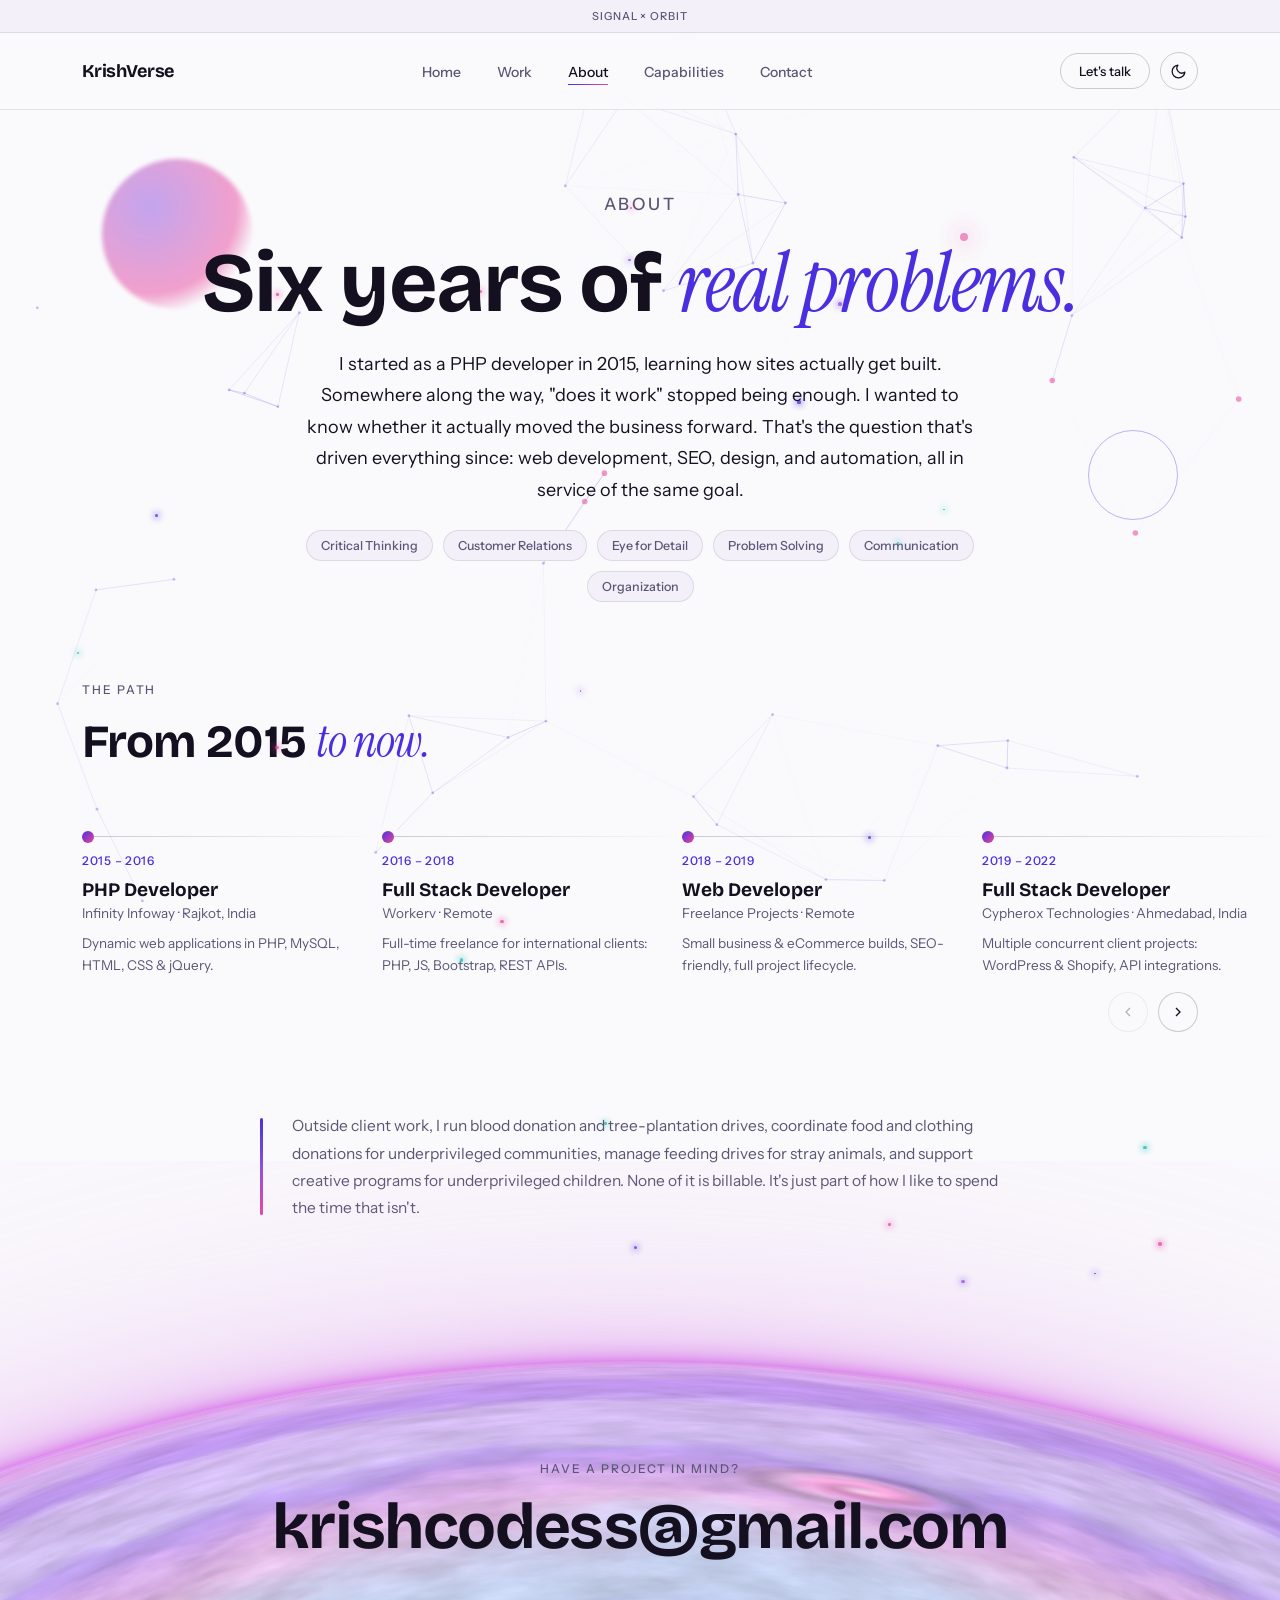
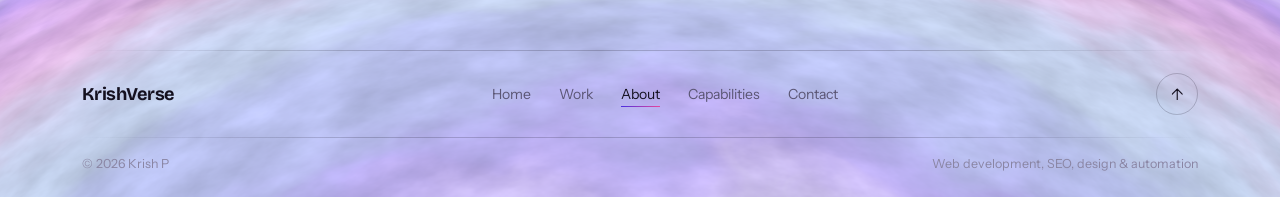
<file: about.html>
<!doctype html>
<html lang="en">
<head>
<meta charset="utf-8">
<title>About | KrishVerse</title>
<meta name="viewport" content="width=device-width, initial-scale=1">
<meta name="description" content="Six years of web development, SEO, design, and automation: the path from PHP developer to web & marketing specialist.">
<link rel="icon" type="image/svg+xml" href="assets/favicon.svg">
<script>try{document.documentElement.dataset.theme=localStorage.getItem('kv-theme')==='dark'?'dark':'light';}catch(e){document.documentElement.dataset.theme='light';}</script>
<link rel="stylesheet" href="css/style.css">
</head>
<body data-page="about">

<canvas id="neuralCanvas" aria-hidden="true"></canvas>
<div class="preview-badge">Signal &times; Orbit</div>

<nav class="nav">
  <div class="wrap nav-inner">
    <a class="brand" href="/" data-route="home">KrishVerse</a>
    <ul class="nav-links">
      <li><a href="/" data-route="home">Home</a></li>
      <li><a href="/work" data-route="work">Work</a></li>
      <li><a href="/about" data-route="about">About</a></li>
      <li><a href="/capabilities" data-route="capabilities">Capabilities</a></li>
      <li><a href="/contact" data-route="contact">Contact</a></li>
    </ul>
    <div class="nav-actions">
      <a href="/contact" class="btn btn-ghost btn-sm">Let's talk</a>
      <button class="theme-toggle" id="themeToggle" type="button" aria-label="Switch to dark mode">
        <svg class="icon-moon" viewBox="0 0 24 24" aria-hidden="true"><path d="M21 12.8A9 9 0 1 1 11.2 3a7 7 0 0 0 9.8 9.8z"/></svg>
        <svg class="icon-sun" viewBox="0 0 24 24" aria-hidden="true"><circle cx="12" cy="12" r="4"/><path d="M12 2v2M12 20v2M4.9 4.9l1.4 1.4M17.7 17.7l1.4 1.4M2 12h2M20 12h2M4.9 19.1l1.4-1.4M17.7 6.3l1.4-1.4"/></svg>
      </button>
    </div>
  </div>
</nav>

<main class="page">
  <div class="page-hero">
    <div class="floaters" aria-hidden="true">
      <span class="floater" style="--fc-a:var(--violet); --fc-b:var(--pink); width:150px; height:150px; top:10%; left:8%; animation-duration:20s;"></span>
      <span class="floater ring" style="--fc-a:var(--indigo); width:90px; height:90px; top:65%; left:85%; animation-duration:22s; animation-delay:-6s;"></span>
      <span class="floater dot" style="--fc-a:var(--pink); width:8px; height:8px; top:25%; left:75%; animation-duration:15s;"></span>
    </div>
    <div class="wrap">
      <p class="eyebrow">About</p>
      <h1>Six years of <em>real problems.</em></h1>
      <div class="about-intro">
        <p>I started as a PHP developer in 2015, learning how sites actually get built. Somewhere along the way, "does it work" stopped being enough. I wanted to know whether it actually moved the business forward. That's the question that's driven everything since: web development, SEO, design, and automation, all in service of the same goal.</p>
        <div class="skills-row">
          <span class="skill-chip">Critical Thinking</span>
          <span class="skill-chip">Customer Relations</span>
          <span class="skill-chip">Eye for Detail</span>
          <span class="skill-chip">Problem Solving</span>
          <span class="skill-chip">Communication</span>
          <span class="skill-chip">Organization</span>
        </div>
      </div>
    </div>
  </div>

  <section>
    <div class="wrap">
      <div class="section-head left reveal">
        <p class="eyebrow">The Path</p>
        <h2 class="section-title">From 2015 <em>to now.</em></h2>
      </div>
      <div class="slider timeline-slider reveal">
        <div class="slider-track" id="timelineTrack"></div>
        <div class="slider-nav">
          <button class="slider-btn prev" aria-label="Earlier roles"></button>
          <button class="slider-btn next" aria-label="Later roles"></button>
        </div>
      </div>
    </div>
  </section>

  <section>
    <div class="wrap">
      <div class="personality reveal">
        <p>Outside client work, I run blood donation and tree-plantation drives, coordinate food and clothing donations for underprivileged communities, manage feeding drives for stray animals, and support creative programs for underprivileged children. None of it is billable. It's just part of how I like to spend the time that isn't.</p>
      </div>
    </div>
  </section>
</main>

<footer class="site-footer">
  <div class="footer-horizon" aria-hidden="true"></div>
  <div class="wrap">
    <div class="footer-cta">
      <p class="eyebrow">Have a project in mind?</p>
      <a class="footer-mail" href="mailto:krishcodess@gmail.com">krishcodess@gmail.com</a>
    </div>
    <div class="footer-bar">
      <a class="brand" href="/">KrishVerse</a>
      <nav class="footer-links" aria-label="Footer">
        <a href="/" data-route="home">Home</a>
        <a href="/work" data-route="work">Work</a>
        <a href="/about" data-route="about">About</a>
        <a href="/capabilities" data-route="capabilities">Capabilities</a>
        <a href="/contact" data-route="contact">Contact</a>
      </nav>
      <a href="#" class="to-top" aria-label="Back to top"><span aria-hidden="true">&uarr;</span></a>
    </div>
    <div class="footer-bottom">
      <span>&copy; <span data-year>2026</span> Krish P</span>
      <span>Web development, SEO, design &amp; automation</span>
    </div>
  </div>
</footer>

<script src="js/main.js"></script>
<script src="js/planet.js"></script>
</body>
</html>
</file>
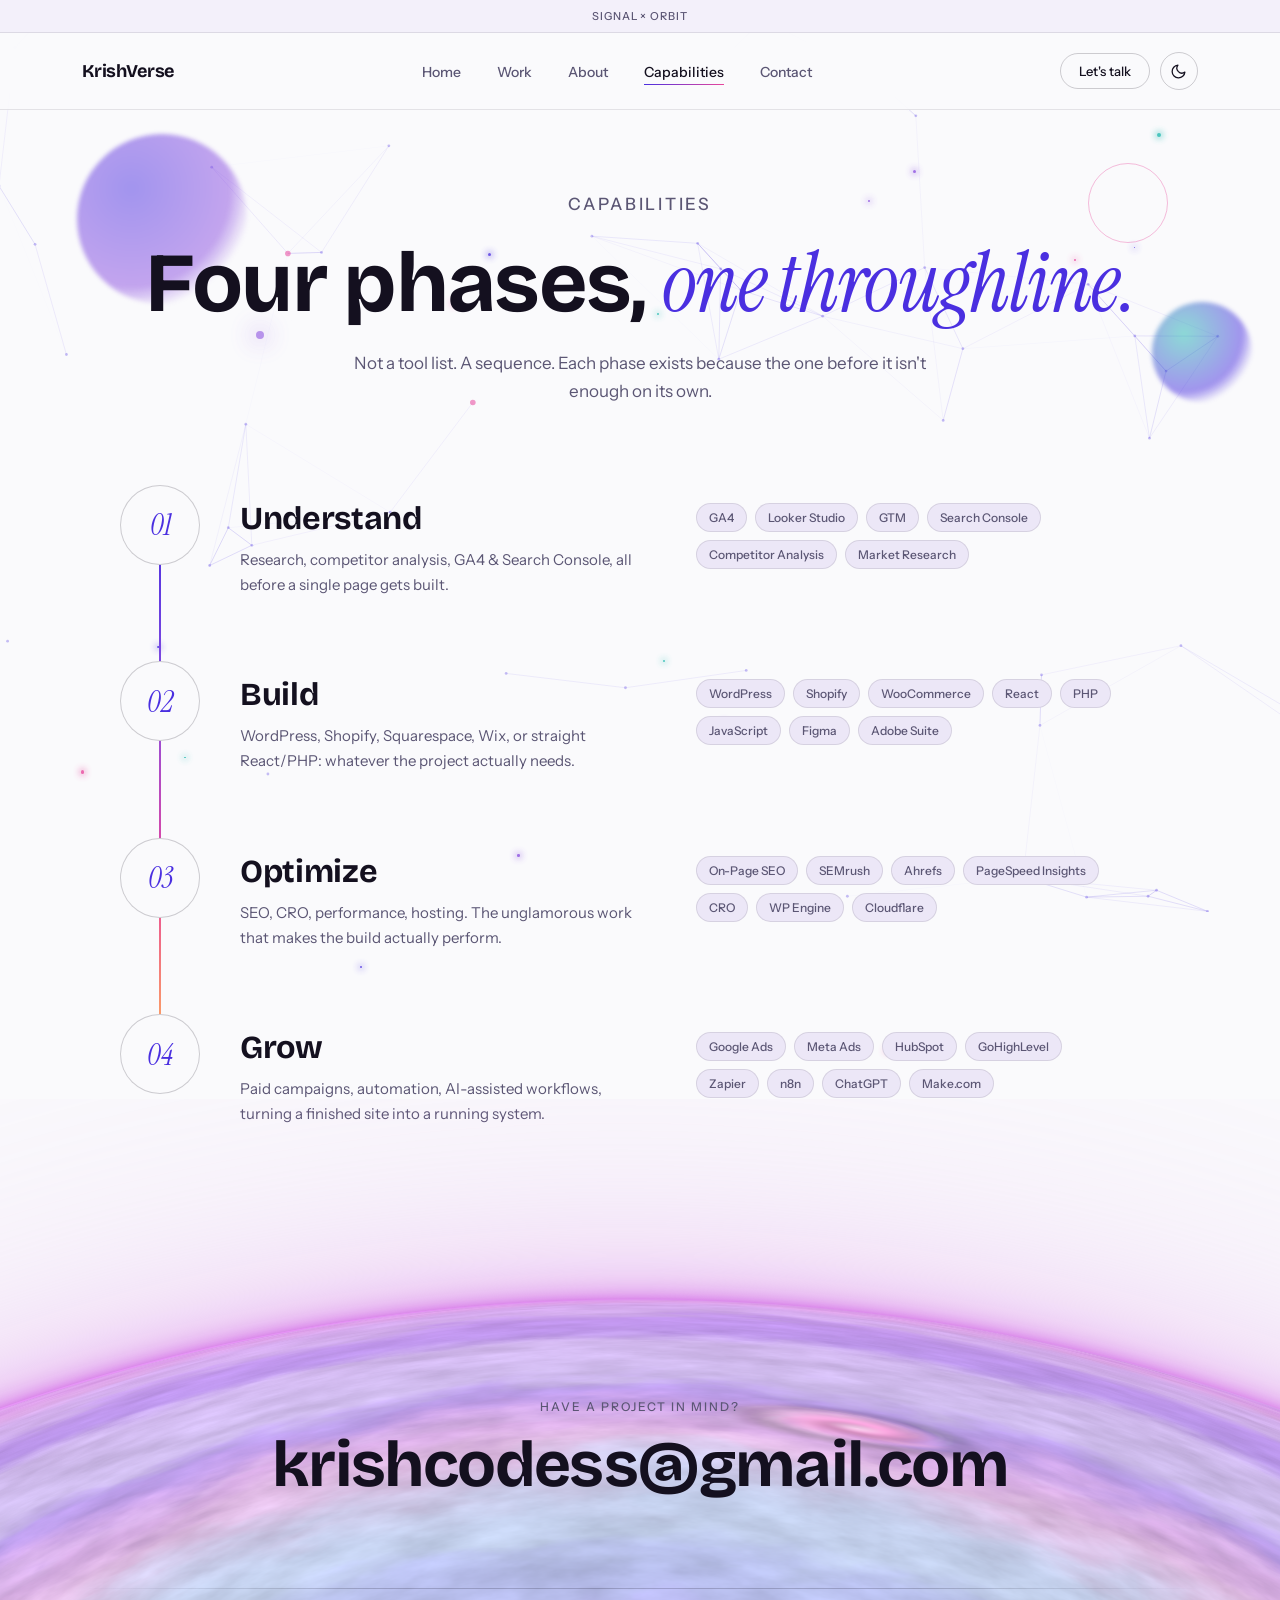
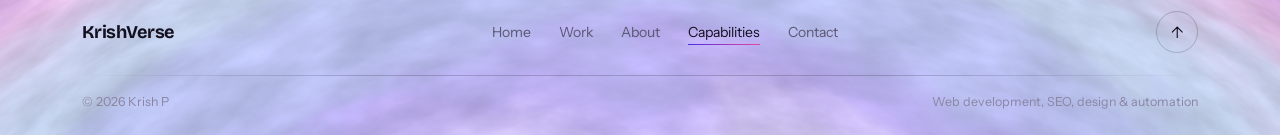
<file: capabilities.html>
<!doctype html>
<html lang="en">
<head>
<meta charset="utf-8">
<title>Capabilities | KrishVerse</title>
<meta name="viewport" content="width=device-width, initial-scale=1">
<meta name="description" content="Four phases, one throughline: Understand, Build, Optimize, Grow.">
<link rel="icon" type="image/svg+xml" href="assets/favicon.svg">
<script>try{document.documentElement.dataset.theme=localStorage.getItem('kv-theme')==='dark'?'dark':'light';}catch(e){document.documentElement.dataset.theme='light';}</script>
<link rel="stylesheet" href="css/style.css">
</head>
<body data-page="capabilities">

<canvas id="neuralCanvas" aria-hidden="true"></canvas>
<div class="preview-badge">Signal &times; Orbit</div>

<nav class="nav">
  <div class="wrap nav-inner">
    <a class="brand" href="/" data-route="home">KrishVerse</a>
    <ul class="nav-links">
      <li><a href="/" data-route="home">Home</a></li>
      <li><a href="/work" data-route="work">Work</a></li>
      <li><a href="/about" data-route="about">About</a></li>
      <li><a href="/capabilities" data-route="capabilities">Capabilities</a></li>
      <li><a href="/contact" data-route="contact">Contact</a></li>
    </ul>
    <div class="nav-actions">
      <a href="/contact" class="btn btn-ghost btn-sm">Let's talk</a>
      <button class="theme-toggle" id="themeToggle" type="button" aria-label="Switch to dark mode">
        <svg class="icon-moon" viewBox="0 0 24 24" aria-hidden="true"><path d="M21 12.8A9 9 0 1 1 11.2 3a7 7 0 0 0 9.8 9.8z"/></svg>
        <svg class="icon-sun" viewBox="0 0 24 24" aria-hidden="true"><circle cx="12" cy="12" r="4"/><path d="M12 2v2M12 20v2M4.9 4.9l1.4 1.4M17.7 17.7l1.4 1.4M2 12h2M20 12h2M4.9 19.1l1.4-1.4M17.7 6.3l1.4-1.4"/></svg>
      </button>
    </div>
  </div>
</nav>

<main class="page">
  <div class="page-hero">
    <div class="floaters" aria-hidden="true">
      <span class="floater" style="--fc-a:var(--indigo); --fc-b:var(--violet); width:170px; height:170px; top:8%; left:6%; animation-duration:20s;"></span>
      <span class="floater" style="--fc-a:var(--cyan); --fc-b:var(--indigo); width:100px; height:100px; top:65%; left:90%; animation-duration:24s; animation-delay:-7s;"></span>
      <span class="floater ring" style="--fc-a:var(--pink); width:80px; height:80px; top:18%; left:85%; animation-duration:18s; animation-delay:-3s;"></span>
      <span class="floater dot" style="--fc-a:var(--violet); width:8px; height:8px; top:75%; left:20%; animation-duration:14s;"></span>
    </div>
    <div class="wrap">
      <p class="eyebrow">Capabilities</p>
      <h1>Four phases, <em>one throughline.</em></h1>
      <p>Not a tool list. A sequence. Each phase exists because the one before it isn't enough on its own.</p>
    </div>
  </div>
  <section>
    <div class="wrap">
      <ol class="phase-list reveal" id="phaseTrack"></ol>
    </div>
  </section>
</main>

<footer class="site-footer">
  <div class="footer-horizon" aria-hidden="true"></div>
  <div class="wrap">
    <div class="footer-cta">
      <p class="eyebrow">Have a project in mind?</p>
      <a class="footer-mail" href="mailto:krishcodess@gmail.com">krishcodess@gmail.com</a>
    </div>
    <div class="footer-bar">
      <a class="brand" href="/">KrishVerse</a>
      <nav class="footer-links" aria-label="Footer">
        <a href="/" data-route="home">Home</a>
        <a href="/work" data-route="work">Work</a>
        <a href="/about" data-route="about">About</a>
        <a href="/capabilities" data-route="capabilities">Capabilities</a>
        <a href="/contact" data-route="contact">Contact</a>
      </nav>
      <a href="#" class="to-top" aria-label="Back to top"><span aria-hidden="true">&uarr;</span></a>
    </div>
    <div class="footer-bottom">
      <span>&copy; <span data-year>2026</span> Krish P</span>
      <span>Web development, SEO, design &amp; automation</span>
    </div>
  </div>
</footer>

<script src="js/main.js"></script>
<script src="js/planet.js"></script>
</body>
</html>
</file>
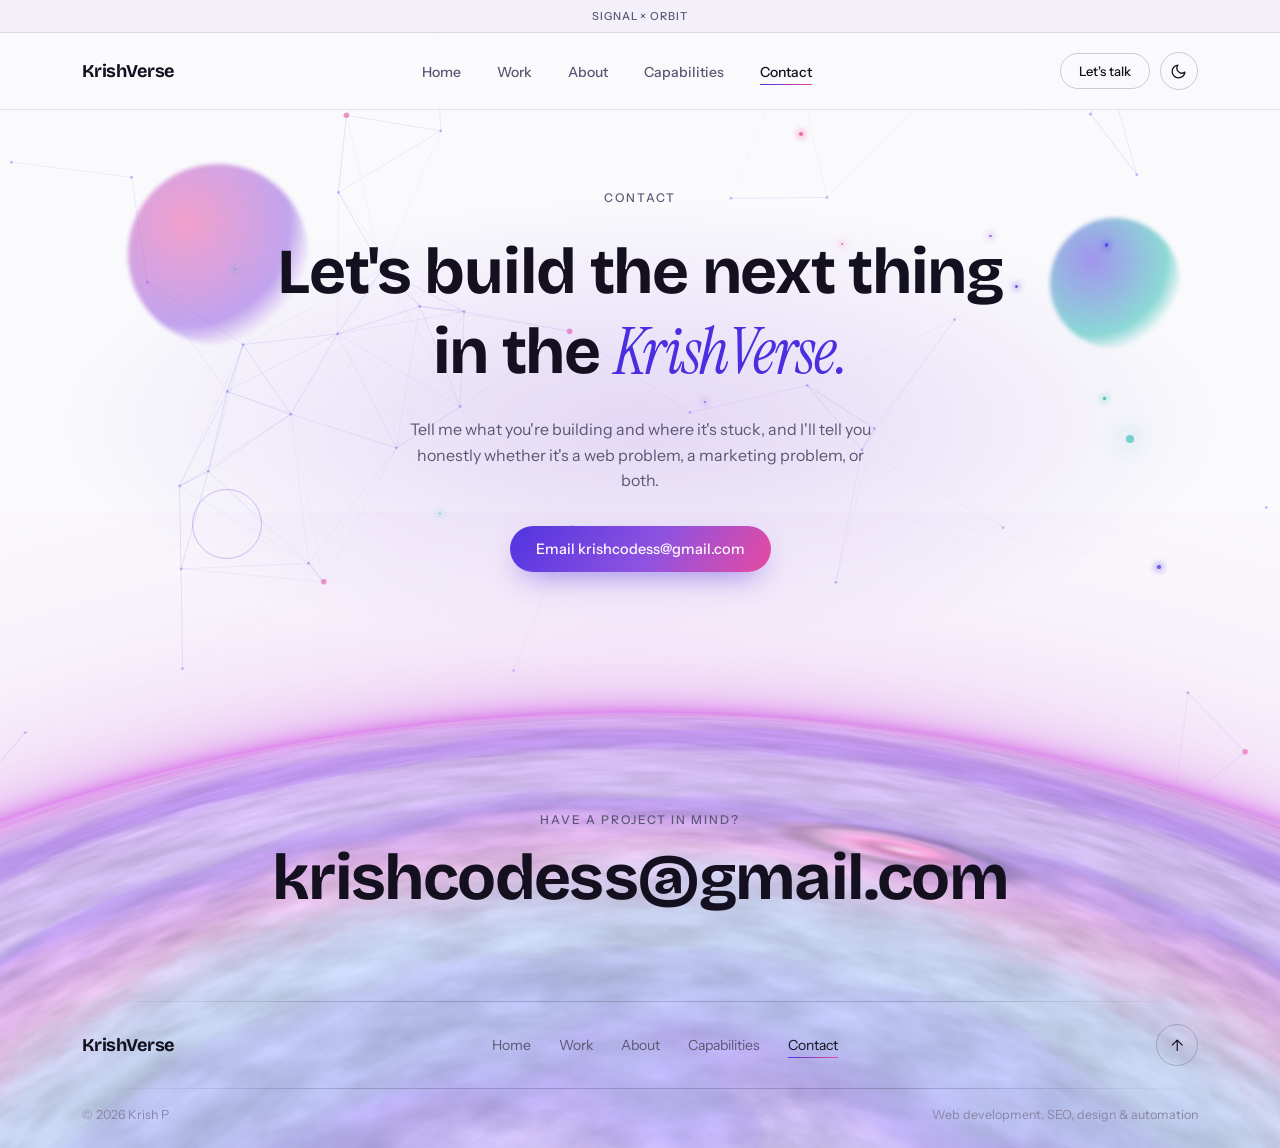
<file: contact.html>
<!doctype html>
<html lang="en">
<head>
<meta charset="utf-8">
<title>Contact | KrishVerse</title>
<meta name="viewport" content="width=device-width, initial-scale=1">
<meta name="description" content="Tell me what you're building and where it's stuck.">
<link rel="icon" type="image/svg+xml" href="assets/favicon.svg">
<script>try{document.documentElement.dataset.theme=localStorage.getItem('kv-theme')==='dark'?'dark':'light';}catch(e){document.documentElement.dataset.theme='light';}</script>
<link rel="stylesheet" href="css/style.css">
</head>
<body data-page="contact">

<canvas id="neuralCanvas" aria-hidden="true"></canvas>
<div class="preview-badge">Signal &times; Orbit</div>

<nav class="nav">
  <div class="wrap nav-inner">
    <a class="brand" href="/" data-route="home">KrishVerse</a>
    <ul class="nav-links">
      <li><a href="/" data-route="home">Home</a></li>
      <li><a href="/work" data-route="work">Work</a></li>
      <li><a href="/about" data-route="about">About</a></li>
      <li><a href="/capabilities" data-route="capabilities">Capabilities</a></li>
      <li><a href="/contact" data-route="contact">Contact</a></li>
    </ul>
    <div class="nav-actions">
      <a href="/contact" class="btn btn-ghost btn-sm">Let's talk</a>
      <button class="theme-toggle" id="themeToggle" type="button" aria-label="Switch to dark mode">
        <svg class="icon-moon" viewBox="0 0 24 24" aria-hidden="true"><path d="M21 12.8A9 9 0 1 1 11.2 3a7 7 0 0 0 9.8 9.8z"/></svg>
        <svg class="icon-sun" viewBox="0 0 24 24" aria-hidden="true"><circle cx="12" cy="12" r="4"/><path d="M12 2v2M12 20v2M4.9 4.9l1.4 1.4M17.7 17.7l1.4 1.4M2 12h2M20 12h2M4.9 19.1l1.4-1.4M17.7 6.3l1.4-1.4"/></svg>
      </button>
    </div>
  </div>
</nav>

<main class="page">
  <section class="contact">
    <div class="contact-glow"></div>
    <div class="floaters" aria-hidden="true">
      <span class="floater" style="--fc-a:var(--pink); --fc-b:var(--violet); width:180px; height:180px; top:10%; left:10%; animation-duration:22s;"></span>
      <span class="floater" style="--fc-a:var(--indigo); --fc-b:var(--cyan); width:130px; height:130px; top:20%; left:82%; animation-duration:19s; animation-delay:-6s;"></span>
      <span class="floater ring" style="--fc-a:var(--violet); width:70px; height:70px; top:70%; left:15%; animation-duration:23s; animation-delay:-4s;"></span>
      <span class="floater dot" style="--fc-a:var(--cyan); width:8px; height:8px; top:60%; left:88%; animation-duration:15s;"></span>
    </div>
    <div class="wrap contact-inner reveal">
      <p class="eyebrow">Contact</p>
      <h2>Let's build the next thing <br/>in the <em>KrishVerse.</em></h2>
      <p style="max-width:480px;margin:0 auto;color:var(--ink-quiet);font-size:16px;line-height:1.6;">Tell me what you're building and where it's stuck, and I'll tell you honestly whether it's a web problem, a marketing problem, or both.</p>
      <a href="mailto:krishcodess@gmail.com" class="btn btn-solid" style="margin-top:32px;">Email krishcodess@gmail.com</a>
    </div>
  </section>
</main>

<footer class="site-footer">
  <div class="footer-horizon" aria-hidden="true"></div>
  <div class="wrap">
    <div class="footer-cta">
      <p class="eyebrow">Have a project in mind?</p>
      <a class="footer-mail" href="mailto:krishcodess@gmail.com">krishcodess@gmail.com</a>
    </div>
    <div class="footer-bar">
      <a class="brand" href="/">KrishVerse</a>
      <nav class="footer-links" aria-label="Footer">
        <a href="/" data-route="home">Home</a>
        <a href="/work" data-route="work">Work</a>
        <a href="/about" data-route="about">About</a>
        <a href="/capabilities" data-route="capabilities">Capabilities</a>
        <a href="/contact" data-route="contact">Contact</a>
      </nav>
      <a href="#" class="to-top" aria-label="Back to top"><span aria-hidden="true">&uarr;</span></a>
    </div>
    <div class="footer-bottom">
      <span>&copy; <span data-year>2026</span> Krish P</span>
      <span>Web development, SEO, design &amp; automation</span>
    </div>
  </div>
</footer>

<script src="js/main.js"></script>
<script src="js/planet.js"></script>
</body>
</html>
</file>
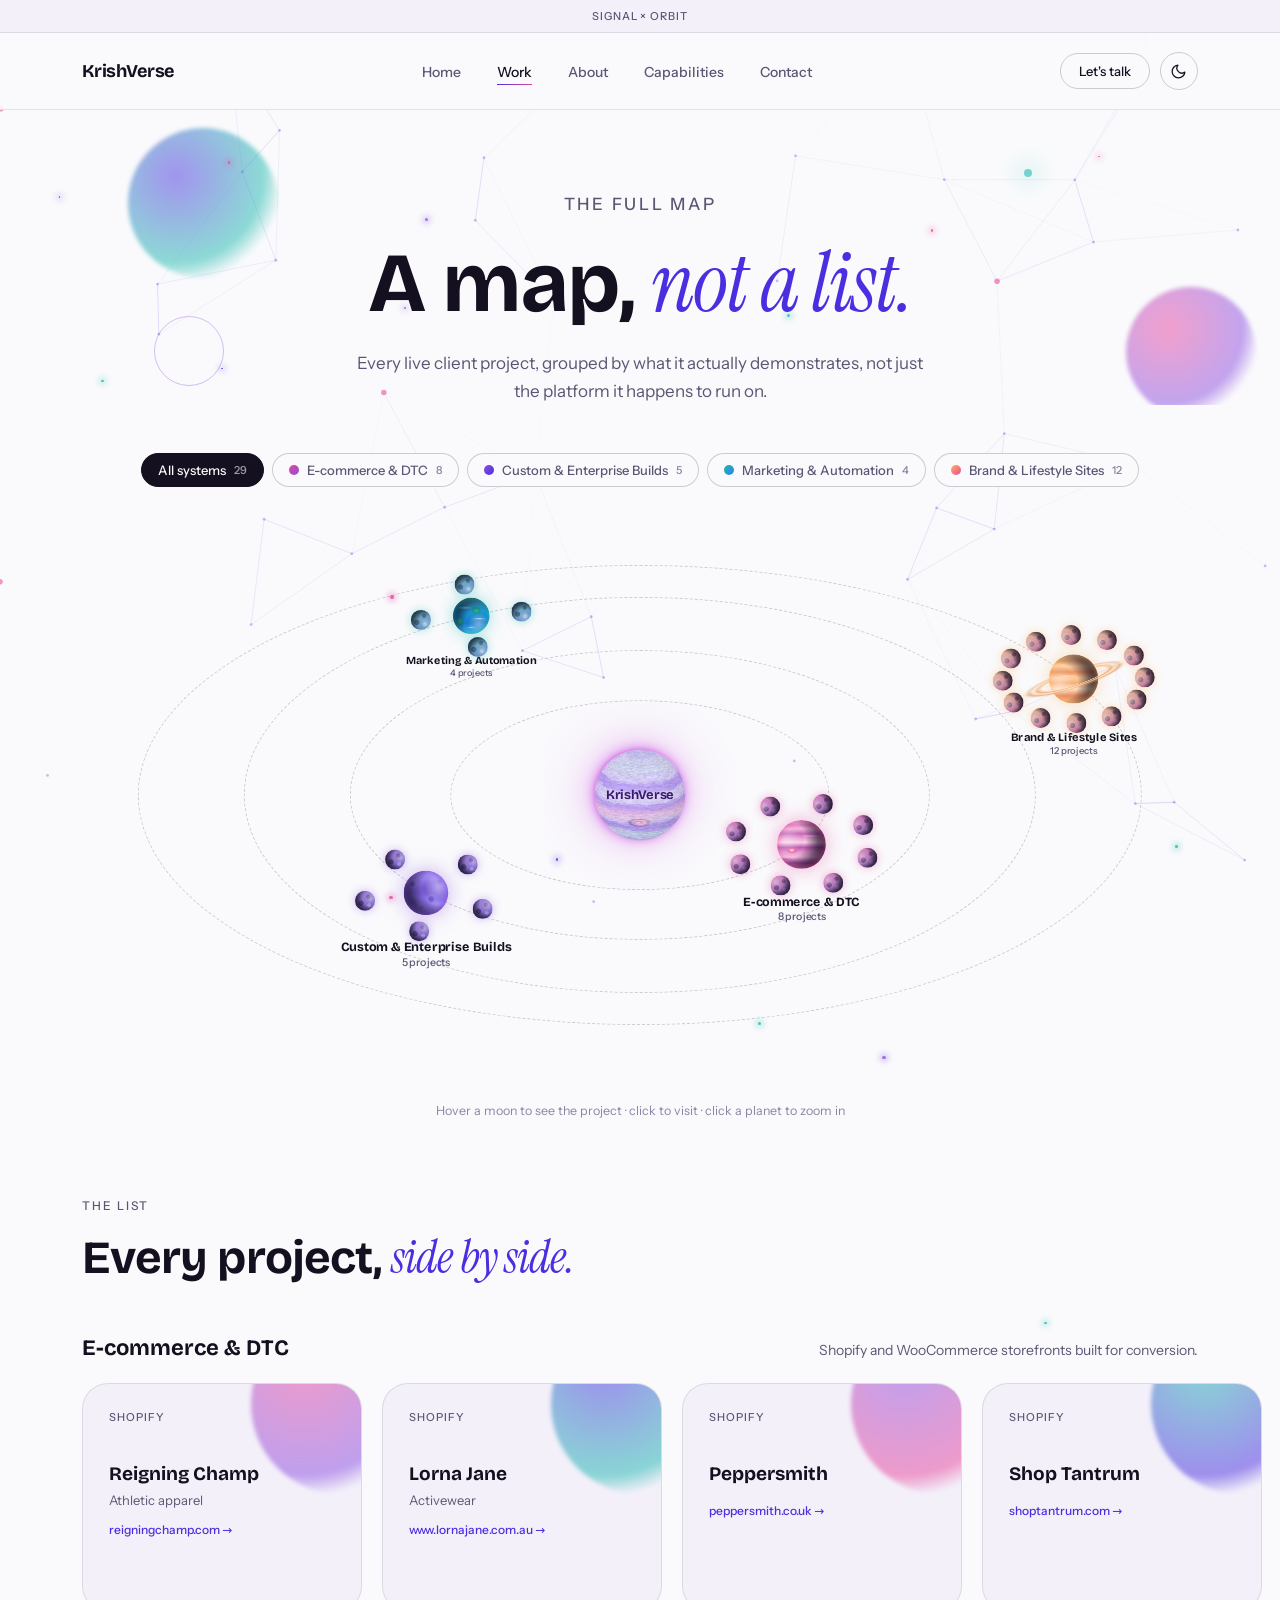
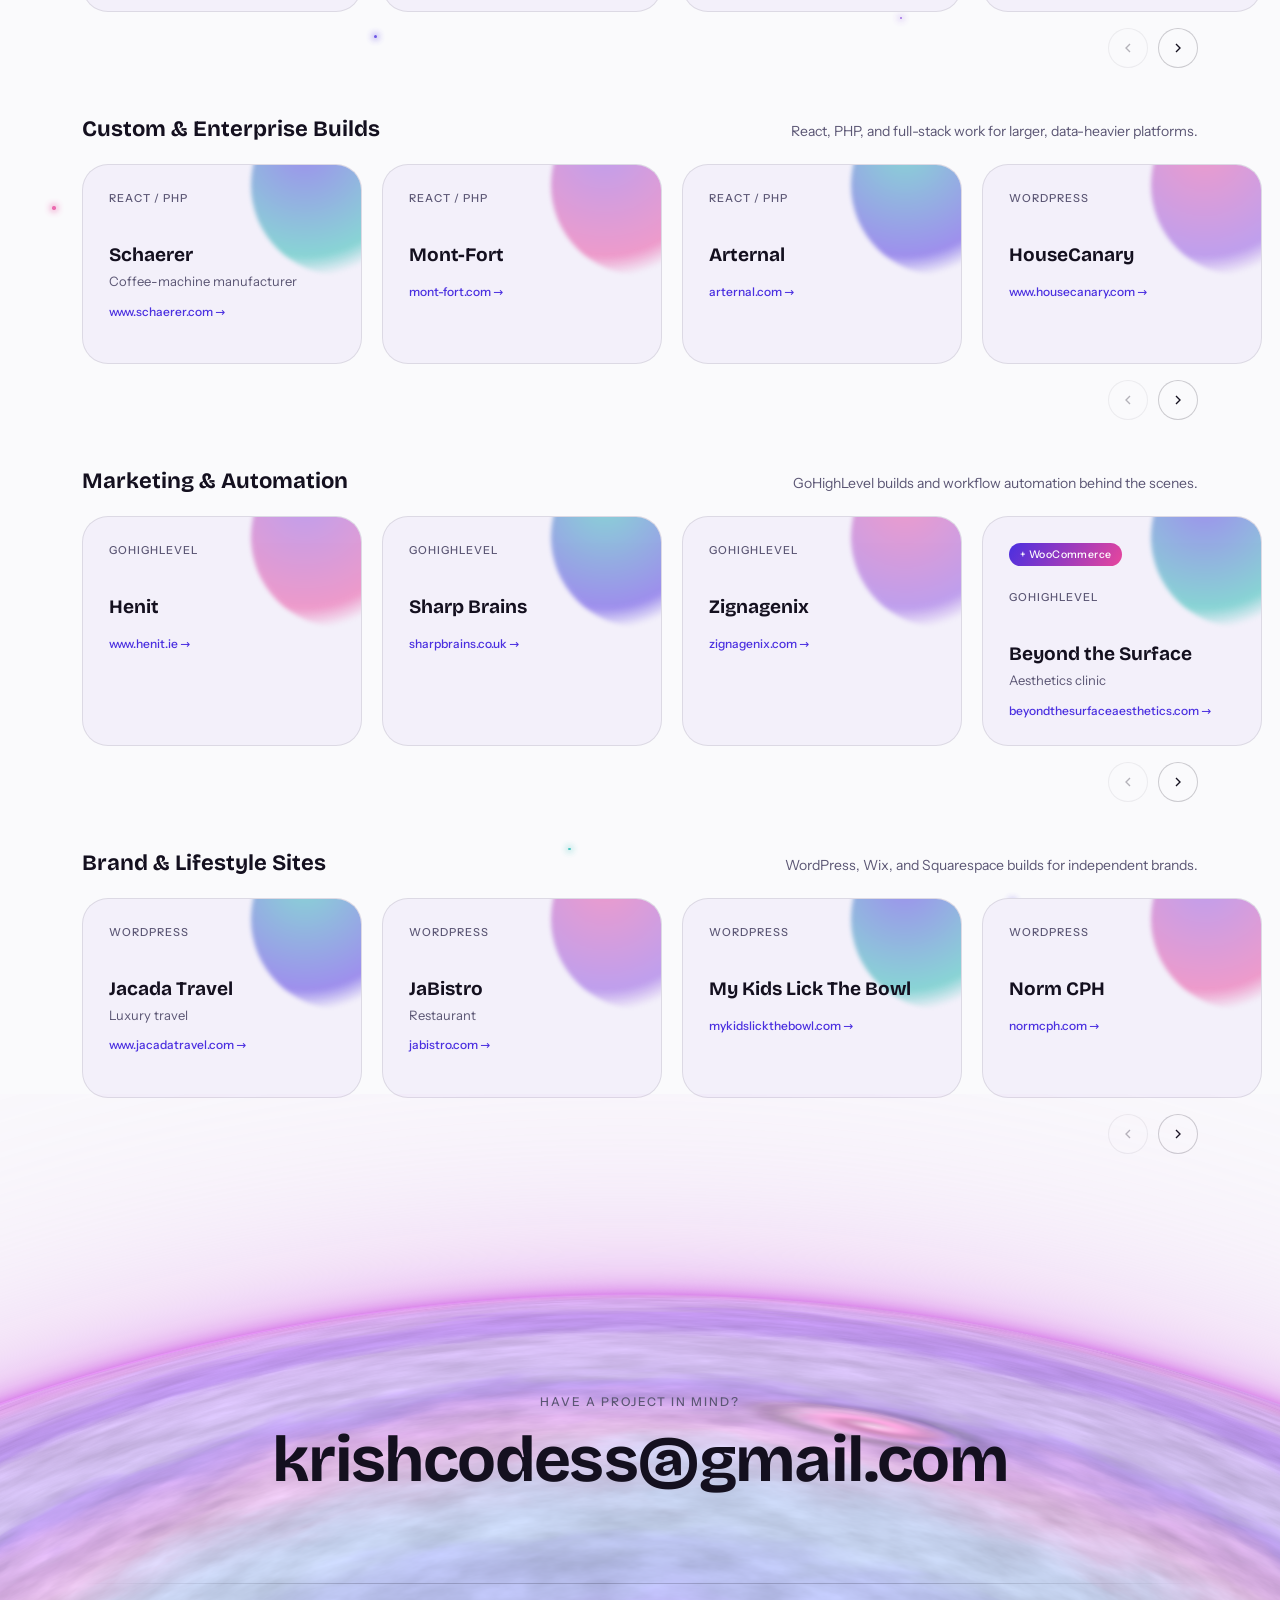
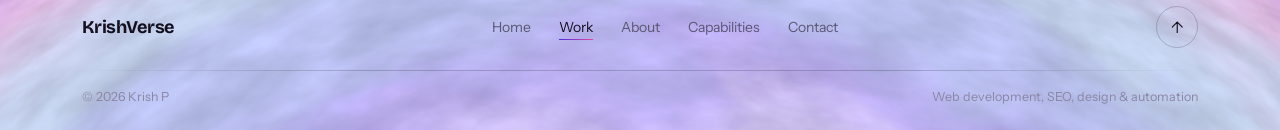
<file: work.html>
<!doctype html>
<html lang="en">
<head>
<meta charset="utf-8">
<title>Work | KrishVerse</title>
<meta name="viewport" content="width=device-width, initial-scale=1">
<meta name="description" content="The full map of live client work: WordPress, Shopify, React, and GoHighLevel builds across e-commerce, enterprise, and brand sites.">
<link rel="icon" type="image/svg+xml" href="assets/favicon.svg">
<script>try{document.documentElement.dataset.theme=localStorage.getItem('kv-theme')==='dark'?'dark':'light';}catch(e){document.documentElement.dataset.theme='light';}</script>
<link rel="stylesheet" href="css/style.css">
</head>
<body data-page="work">

<canvas id="neuralCanvas" aria-hidden="true"></canvas>
<div class="preview-badge">Signal &times; Orbit</div>

<nav class="nav">
  <div class="wrap nav-inner">
    <a class="brand" href="/" data-route="home">KrishVerse</a>
    <ul class="nav-links">
      <li><a href="/" data-route="home">Home</a></li>
      <li><a href="/work" data-route="work">Work</a></li>
      <li><a href="/about" data-route="about">About</a></li>
      <li><a href="/capabilities" data-route="capabilities">Capabilities</a></li>
      <li><a href="/contact" data-route="contact">Contact</a></li>
    </ul>
    <div class="nav-actions">
      <a href="/contact" class="btn btn-ghost btn-sm">Let's talk</a>
      <button class="theme-toggle" id="themeToggle" type="button" aria-label="Switch to dark mode">
        <svg class="icon-moon" viewBox="0 0 24 24" aria-hidden="true"><path d="M21 12.8A9 9 0 1 1 11.2 3a7 7 0 0 0 9.8 9.8z"/></svg>
        <svg class="icon-sun" viewBox="0 0 24 24" aria-hidden="true"><circle cx="12" cy="12" r="4"/><path d="M12 2v2M12 20v2M4.9 4.9l1.4 1.4M17.7 17.7l1.4 1.4M2 12h2M20 12h2M4.9 19.1l1.4-1.4M17.7 6.3l1.4-1.4"/></svg>
      </button>
    </div>
  </div>
</nav>

<main class="page">
  <div class="page-hero">
    <div class="floaters" aria-hidden="true">
      <span class="floater" style="--fc-a:var(--indigo); --fc-b:var(--cyan); width:150px; height:150px; top:6%; left:10%; animation-duration:21s;"></span>
      <span class="floater" style="--fc-a:var(--pink); --fc-b:var(--violet); width:130px; height:130px; top:60%; left:88%; animation-duration:19s; animation-delay:-5s;"></span>
      <span class="floater ring" style="--fc-a:var(--violet); width:70px; height:70px; top:70%; left:12%; animation-duration:24s; animation-delay:-8s;"></span>
      <span class="floater dot" style="--fc-a:var(--cyan); width:8px; height:8px; top:20%; left:80%; animation-duration:13s;"></span>
    </div>
    <div class="wrap">
      <p class="eyebrow">The Full Map</p>
      <h1>A map, <em>not a list.</em></h1>
      <p>Every live client project, grouped by what it actually demonstrates, not just the platform it happens to run on.</p>
    </div>
  </div>
  <section class="orrery-section">
    <div class="wrap">
      <div class="orrery-filters" id="orreryFilters" role="toolbar" aria-label="Zoom into a system"></div>
      <div class="orrery" id="orrery" role="group" aria-label="Project map: four categories orbit KrishVerse, and each project orbits its category"></div>
      <p class="orrery-hint">
        <span class="mouse">Hover a moon to see the project &middot; click to visit &middot; click a planet to zoom in</span>
        <span class="touch">Tap a moon to visit &middot; tap a planet to zoom in</span>
      </p>
    </div>
  </section>
  <section>
    <div class="wrap">
      <div class="section-head left reveal">
        <p class="eyebrow">The List</p>
        <h2 class="section-title">Every project, <em>side by side.</em></h2>
      </div>
      <div id="workCategories"></div>
    </div>
  </section>
</main>

<footer class="site-footer">
  <div class="footer-horizon" aria-hidden="true"></div>
  <div class="wrap">
    <div class="footer-cta">
      <p class="eyebrow">Have a project in mind?</p>
      <a class="footer-mail" href="mailto:krishcodess@gmail.com">krishcodess@gmail.com</a>
    </div>
    <div class="footer-bar">
      <a class="brand" href="/">KrishVerse</a>
      <nav class="footer-links" aria-label="Footer">
        <a href="/" data-route="home">Home</a>
        <a href="/work" data-route="work">Work</a>
        <a href="/about" data-route="about">About</a>
        <a href="/capabilities" data-route="capabilities">Capabilities</a>
        <a href="/contact" data-route="contact">Contact</a>
      </nav>
      <a href="#" class="to-top" aria-label="Back to top"><span aria-hidden="true">&uarr;</span></a>
    </div>
    <div class="footer-bottom">
      <span>&copy; <span data-year>2026</span> Krish P</span>
      <span>Web development, SEO, design &amp; automation</span>
    </div>
  </div>
</footer>

<script src="js/main.js"></script>
<script src="js/planet.js"></script>
<script src="js/orbit.js"></script>
</body>
</html>
</file>
<file: css/style.css>
/* ==========================================================================
   KrishVerse - Design System
   Signal × Orbit
   ========================================================================== */

@font-face{font-family:'Bricolage';font-style:normal;font-weight:500;font-display:swap;src:url('../assets/fonts/Bricolage-Variable.woff2') format('woff2');}
@font-face{font-family:'Bricolage';font-style:normal;font-weight:700;font-display:swap;src:url('../assets/fonts/Bricolage-Variable.woff2') format('woff2');}
@font-face{font-family:'InstrumentSerif';font-style:italic;font-weight:400;font-display:swap;src:url('../assets/fonts/InstrumentSerif-Italic.woff2') format('woff2');}
@font-face{font-family:'InstrumentSans';font-style:normal;font-weight:400;font-display:swap;src:url('../assets/fonts/InstrumentSans-Variable.woff2') format('woff2');}
@font-face{font-family:'InstrumentSans';font-style:normal;font-weight:500;font-display:swap;src:url('../assets/fonts/InstrumentSans-Variable.woff2') format('woff2');}

/* Theme is set by the nav toggle (data-theme on <html>), not the OS setting. */
:root{
  color-scheme:light;
  --bg:#FAFAFC;
  --surface:#F3F0FA;
  --surface-2:#ECE7F7;
  --ink:#14101F;
  --ink-quiet:#5B5674;
  --ink-faint:#8A85A3;
  --indigo:#4A2FE0;
  --indigo-2:#6247E8;
  --violet:#8B4FE0;
  --pink:#E8469C;
  --pink-soft:#F8D6EC;
  --cyan:#1FB8AF;
  --line:rgba(20,16,31,0.10);
  --line-strong:rgba(20,16,31,0.20);
  --shadow: 0 20px 60px -30px rgba(20,16,31,0.35);
  --font-display:'Bricolage', ui-sans-serif, system-ui, sans-serif;
  --font-serif:'InstrumentSerif', Georgia, serif;
  --font-body:'InstrumentSans', ui-sans-serif, system-ui, sans-serif;

  /* spacing scale - every section and heading gap draws from these */
  --space-section:80px;   /* one step between sections */
  --space-head:48px;      /* section heading -> its content */
}
@media (max-width:640px){
  :root{ --space-section:56px; --space-head:36px; }
}
:root[data-theme="dark"]{
  color-scheme:dark;
  --bg:#0B0912; --surface:#161027; --surface-2:#1D1733;
  --ink:#F4F2FB; --ink-quiet:#A79FC7; --ink-faint:#746C93;
  --indigo:#8879FF; --indigo-2:#7C6AFF; --violet:#B08CF5; --pink:#FA7BC0; --pink-soft:#2C1B33; --cyan:#46E9DC;
  --line:rgba(244,242,251,0.12); --line-strong:rgba(244,242,251,0.22);
  --shadow: 0 20px 60px -30px rgba(0,0,0,0.6);
}

*{box-sizing:border-box;}
html{scroll-behavior:smooth;}
body{
  display:flex; flex-direction:column; min-height:100vh;   /* keeps the footer at the bottom on short pages */
  margin:0; background:var(--bg); color:var(--ink); font-family:var(--font-body);
  -webkit-font-smoothing:antialiased; overflow-x:hidden;
  transition:background-color .3s ease, color .3s ease;
}
img,svg{display:block;max-width:100%;}
a{color:inherit;}
:root{--wrap-pad:32px;}
@media (max-width:640px){:root{--wrap-pad:20px;}}
.wrap{max-width:1180px;margin:0 auto;padding:0 var(--wrap-pad);}

/* neural network background - persists on every page */
#neuralCanvas{ position:fixed; inset:-12px; width:calc(100% + 24px); height:calc(100% + 24px); z-index:0; pointer-events:none; transition:transform .7s cubic-bezier(.2,.7,.2,1); }
.page{position:relative; z-index:1; flex:1 0 auto;}
[hidden]{display:none !important;}

/* floating elements - larger ambient shapes layered above the canvas, behind content */
.floaters{position:absolute; inset:0; overflow:hidden; z-index:0; pointer-events:none;}
.floater{
  position:absolute; border-radius:50%; filter:blur(2px);
  opacity:.5; animation:floatDrift 16s ease-in-out infinite;
  background:radial-gradient(circle at 32% 32%, var(--fc-a), var(--fc-b) 60%, transparent 75%);
}
.floater.ring{
  background:none; border:1.5px solid var(--fc-a); filter:none; opacity:.35;
}
.floater.dot{
  background:var(--fc-a); filter:none; opacity:.6; box-shadow:0 0 24px 2px var(--fc-a);
}
.floater.star{
  background:var(--fc-a); filter:none; opacity:.8; box-shadow:0 0 7px 1px var(--fc-a);
  animation-name:twinkle;
}
@keyframes floatDrift{
  0%{ transform:translate(0,0) rotate(0deg); }
  33%{ transform:translate(14px,-18px) rotate(6deg); }
  66%{ transform:translate(-10px,10px) rotate(-5deg); }
  100%{ transform:translate(0,0) rotate(0deg); }
}
@keyframes twinkle{
  0%,100%{ opacity:.12; transform:scale(.6); }
  50%{ opacity:1; transform:scale(1.2); }
}

/* preview badge */
.preview-badge{
  display:block; text-align:center; position:relative; z-index:2;
  font-family:var(--font-body); font-weight:500; font-size:11px;
  letter-spacing:.08em; text-transform:uppercase; color:var(--ink-quiet);
  background:var(--surface); border-bottom:1px solid var(--line); padding:9px 14px;
}
@media (max-width:640px){.preview-badge{font-size:9px; padding:7px 10px;}}

/* nav */
.nav{
  position:sticky; top:0; z-index:50;
  background:color-mix(in srgb, var(--bg) 88%, transparent);
  backdrop-filter:blur(10px); border-bottom:1px solid var(--line);
}
.nav-inner{display:flex; align-items:center; justify-content:space-between; height:76px;}
.brand{display:flex; align-items:center; gap:10px; font-family:var(--font-display); font-weight:700; font-size:18px; letter-spacing:-.01em; text-decoration:none; color:var(--ink); transition:color .2s ease;}
.brand:hover{color:var(--indigo);}
.nav-links{display:flex; gap:36px; list-style:none; margin:0; padding:0;}
.nav-links a{
  font-size:14px; font-weight:500; text-decoration:none; color:var(--ink-quiet);
  position:relative; padding-bottom:4px; transition:color .2s ease;
}
.nav-links a:hover, .nav-links a:focus-visible{color:var(--ink);}
.nav-links a::after{
  content:''; position:absolute; left:0; right:100%; bottom:0; height:1.5px;
  background:linear-gradient(90deg, var(--indigo), var(--pink));
  transition:right .25s ease;
}
.nav-links a:hover::after, .nav-links a:focus-visible::after{right:0;}
.nav-links a[aria-current="page"]{color:var(--ink);}
.nav-links a[aria-current="page"]::after{right:0;}
@media (max-width:820px){.nav-links{display:none;}}
.nav-actions{display:flex; align-items:center; gap:10px;}

/* light / dark toggle */
.theme-toggle{
  width:38px; height:38px; border-radius:50%; flex:none; padding:0;
  display:flex; align-items:center; justify-content:center;
  background:transparent; color:var(--ink); border:1px solid var(--line-strong); cursor:pointer;
  transition:border-color .2s ease, background .2s ease, transform .2s ease;
}
.theme-toggle:hover{border-color:var(--indigo); background:var(--surface); transform:rotate(-12deg);}
.theme-toggle svg{width:17px; height:17px; stroke:currentColor; fill:none; stroke-width:1.8; stroke-linecap:round; stroke-linejoin:round;}
.theme-toggle .icon-sun{display:none;}
:root[data-theme="dark"] .theme-toggle .icon-sun{display:block;}
:root[data-theme="dark"] .theme-toggle .icon-moon{display:none;}

/* hero */
.hero{position:relative; padding:var(--space-section) 0 0; overflow:hidden;}
.hero-inner{position:relative; z-index:2; text-align:center;}
.eyebrow{font-size:12px; font-weight:500; letter-spacing:.16em; text-transform:uppercase; color:var(--ink-quiet); margin:0 0 28px;}
.eyebrow span{color:var(--indigo);}
.hero-lede{font-family:var(--font-serif); font-style:italic; font-weight:400; font-size:clamp(28px,4.4vw,44px); color:var(--ink-quiet); margin:0; line-height:1.1;}
.hero-title{
  font-family:var(--font-display); font-weight:700; margin:6px 0 30px;
  font-size:clamp(56px,12vw,148px); line-height:.94; letter-spacing:-.03em; text-wrap:balance;
  background:linear-gradient(100deg, var(--ink) 40%, var(--indigo-2) 65%, var(--violet) 78%, var(--pink) 96%);
  -webkit-background-clip:text; background-clip:text; color:transparent;
}
.hero-sub{max-width:560px; margin:0 auto 40px; color:var(--ink-quiet); font-size:17px; line-height:1.65;}
.hero-ctas{display:flex; gap:14px; justify-content:center; flex-wrap:wrap;}

.btn{
  font-family:var(--font-body); font-weight:500; font-size:14.5px; text-decoration:none;
  padding:14px 26px; border-radius:99px; display:inline-flex; align-items:center; gap:8px;
  transition:transform .18s cubic-bezier(.2,.8,.3,1.3), box-shadow .25s ease, border-color .2s ease;
  border:none; cursor:pointer; will-change:transform;
}
.btn-solid{
  color:#fff; background:linear-gradient(120deg, var(--indigo), var(--violet) 55%, var(--pink));
  box-shadow:0 12px 30px -12px color-mix(in srgb, var(--indigo) 70%, transparent);
}
.btn-solid:hover{ box-shadow:0 16px 38px -12px color-mix(in srgb, var(--pink) 55%, var(--indigo) 45%); }
.btn-ghost{ color:var(--ink); background:transparent; border:1px solid var(--line-strong); }
.btn-ghost:hover{ border-color:var(--indigo); transform:translateY(-2px); background:var(--surface); }
.btn-sm{padding:9px 18px; font-size:13px;}

/* section scaffolding */
/* Sections pad top and bottom by one step. Back-to-back plain sections drop
   their top padding so the gap between them stays one step, not two;
   .band sections (own background) always keep full padding inside. */
section{padding:var(--space-section) 0; position:relative;}
section + section:not(.band){padding-top:0;}
.band + section:not(.band){padding-top:var(--space-section);}
/* first section under a page intro sits closer, so it reads as part of the intro */
.page-hero + section{padding-top:var(--space-head);}
.band{background:var(--surface); border-top:1px solid var(--line); border-bottom:1px solid var(--line);}
.section-head{max-width:640px; margin:0 auto var(--space-head); text-align:center;}
.section-head.left{margin:0 0 var(--space-head); text-align:left;}
.section-head .eyebrow{margin-bottom:14px;}
.section-title{font-family:var(--font-display); font-weight:700; font-size:clamp(30px,4.4vw,46px); letter-spacing:-.02em; margin:0 0 14px; text-wrap:balance;}
.section-title em{font-family:var(--font-serif); font-style:italic; font-weight:400; color:var(--indigo);}
.section-desc{color:var(--ink-quiet); font-size:16px; line-height:1.7; margin:0;}

/* page intro (Work / About / Capabilities / Contact headers) */
.page-hero{padding:var(--space-section) 0 0; text-align:center; position:relative; overflow:hidden;}
.page-hero .eyebrow{margin-bottom:22px;}
.page-hero h1{font-family:var(--font-display); font-weight:700; letter-spacing:-.02em; font-size:clamp(40px,7vw,84px); margin:0 0 22px; text-wrap:balance; line-height:1.02; position:relative; z-index:2;}
.page-hero h1 em{font-family:var(--font-serif); font-weight:400; font-style:italic; color:var(--indigo);}
.page-hero p{max-width:580px; margin:0 auto; color:var(--ink-quiet); font-size:17px; line-height:1.65; position:relative; z-index:2;}

/* statement */
.statement p{font-family:var(--font-display); font-weight:700; text-align:center; font-size:clamp(26px,5vw,54px); line-height:1.18; letter-spacing:-.02em; max-width:920px; margin:0 auto; text-wrap:balance;}
.statement em{font-family:var(--font-serif); font-weight:400; font-style:italic; color:var(--indigo);}

/* capability map */
.cap-map{position:relative; aspect-ratio:1000/560; max-width:980px; margin:0 auto;}
.cap-lines{position:absolute; inset:0; width:100%; height:100%; transition:opacity .3s ease;}
.cap-lines.boost{opacity:1; filter:drop-shadow(0 0 6px color-mix(in srgb, var(--indigo) 45%, transparent));}
.cap-node{position:absolute; width:230px; transform:translate(-50%,-50%); text-align:left; cursor:default;}
.cap-node-dot{
  width:52px; height:52px; border-radius:50%; margin-bottom:14px; display:flex; align-items:center; justify-content:center;
  background:linear-gradient(135deg, var(--indigo), var(--violet));
  box-shadow:0 10px 26px -10px color-mix(in srgb, var(--indigo) 60%, transparent);
  flex:none; transition:transform .3s cubic-bezier(.2,.8,.3,1.4), box-shadow .3s ease;
}
.cap-node:hover .cap-node-dot{ transform:scale(1.12) translateY(-2px); box-shadow:0 16px 34px -10px color-mix(in srgb, var(--pink) 50%, var(--indigo) 50%); }
.cap-node.hub .cap-node-dot{background:linear-gradient(135deg, var(--violet), var(--pink)); width:64px; height:64px;}
.cap-node-dot svg{width:22px; height:22px; stroke:#fff; fill:none; stroke-width:1.6;}
.cap-node.hub .cap-node-dot svg{width:26px; height:26px;}
.cap-node h3{font-family:var(--font-display); font-weight:700; font-size:16.5px; margin:0 0 6px;}
.cap-node p{font-size:13.5px; color:var(--ink-quiet); line-height:1.55; margin:0;}
.cap-n1{left:18%; top:31%;} .cap-n2{left:17%; top:73%;} .cap-n3{left:50%; top:15%; width:250px;}
.cap-n4{left:83%; top:37%; text-align:right;} .cap-n4 .cap-node-dot{margin-left:auto;} .cap-n5{left:63%; top:83%;}
@media (max-width:880px){
  .cap-map{aspect-ratio:auto; display:flex; flex-direction:column; gap:28px;}
  .cap-lines{display:none;}
  .cap-node{position:static; transform:none; width:100%; text-align:left !important;}
  .cap-node-dot{margin-left:0 !important;}
}
.cap-more{text-align:center; margin-top:var(--space-head);}
.cap-more a{
  font-family:var(--font-display); font-size:18px; font-weight:700; color:var(--indigo);
  text-decoration:none; display:inline-flex; align-items:center; gap:8px;
  padding-bottom:4px; border-bottom:2px solid var(--indigo);
  transition:gap .25s cubic-bezier(.2,.8,.25,1.2), color .2s ease, border-color .2s ease;
}
.cap-more a:hover{ gap:16px; color:var(--pink); border-color:var(--pink); }

/* stats */
.stats-path{position:relative; max-width:1040px; margin:0 auto;}
.stats-row{display:flex; justify-content:space-between; gap:12px; position:relative;}
.stats-row::before{content:''; position:absolute; left:26px; right:26px; top:26px; height:1px; background:linear-gradient(90deg, var(--indigo), var(--violet), var(--pink)); opacity:.4;}
.stat{position:relative; flex:1; text-align:center;}
.stat-dot{
  width:12px; height:12px; border-radius:50%; margin:0 auto 22px;
  background:linear-gradient(135deg, var(--indigo), var(--pink));
  box-shadow:0 0 0 5px var(--bg), 0 0 0 6px var(--line-strong);
  transition:transform .3s cubic-bezier(.2,.8,.3,1.4), box-shadow .3s ease;
}
.stat:hover .stat-dot{ transform:scale(1.5); box-shadow:0 0 0 5px var(--bg), 0 0 0 6px var(--indigo), 0 0 16px 2px var(--pink); }
.stat-num{font-family:var(--font-display); font-weight:700; font-size:clamp(28px,4vw,44px); letter-spacing:-.02em; transition:color .25s ease;}
.stat:hover .stat-num{color:var(--indigo);}
.stat-label{font-size:12.5px; color:var(--ink-quiet); margin-top:6px; letter-spacing:.03em;}
@media (max-width:760px){
  .stats-row{flex-direction:column; gap:34px; align-items:flex-start;}
  .stats-row::before{left:5px; top:0; bottom:0; right:auto; width:1px; height:auto; background:linear-gradient(180deg, var(--indigo), var(--violet), var(--pink));}
  .stat{display:flex; align-items:center; gap:18px; text-align:left;}
  .stat-dot{margin:0;}
}

/* generic slider component */
.slider{position:relative;}
.slider-track{
  display:flex; gap:20px; overflow-x:auto; scroll-snap-type:x proximity;
  /* run edge to edge of the screen so cards slide off-screen instead of being
     chopped at the content edge; extra vertical room keeps the hover lift + shadow */
  --bleed:max(var(--wrap-pad), calc((100vw - 1180px) / 2 + var(--wrap-pad)));   /* distance from content edge to screen edge */
  margin:-14px calc(-1 * var(--bleed)) -14px; padding:14px var(--bleed) 24px; scroll-padding-inline:var(--bleed);
  scrollbar-width:none; -ms-overflow-style:none; touch-action:pan-y; cursor:grab;
}
.slider-track:active{cursor:grabbing;}
.slider-track::-webkit-scrollbar{display:none;}
.slider-track > *{scroll-snap-align:start; flex:0 0 auto;}
.slider-nav{display:flex; gap:10px; justify-content:flex-end; margin-top:6px;}
.slider-btn{
  width:40px; height:40px; border-radius:50%; border:1px solid var(--line-strong);
  background:var(--bg); color:var(--ink); display:flex; align-items:center; justify-content:center;
  cursor:pointer; transition:background .2s ease, transform .15s ease, border-color .2s ease; flex:none;
}
.slider-btn:hover{background:var(--indigo); color:#fff; border-color:var(--indigo); transform:translateY(-2px);}
.slider-btn:active{transform:scale(.94);}
.slider-btn svg{width:16px;height:16px;stroke:currentColor;fill:none;stroke-width:2;}
.slider-btn:disabled{opacity:.3; cursor:default; pointer-events:none; transform:none; background:var(--bg); color:var(--ink); border-color:var(--line-strong);}

/* work cards */
.work-card{
  position:relative; border-radius:26px; padding:26px; background:var(--surface);
  border:1px solid var(--line); overflow:hidden; text-decoration:none; color:var(--ink);
  display:flex; flex-direction:column; gap:38px; min-height:200px; width:280px;
  transition:transform .3s cubic-bezier(.2,.8,.25,1.2), border-color .25s ease, box-shadow .3s ease;
}
.work-card:hover{transform:translateY(-6px) scale(1.015); border-color:var(--line-strong); box-shadow:var(--shadow);}
.work-card::before{
  content:''; position:absolute; width:180px; height:180px; border-radius:50%; right:-70px; top:-70px; opacity:.5; filter:blur(2px);
  background:radial-gradient(circle at 30% 30%, var(--glow-a), var(--glow-b) 60%, transparent 72%);
  transition:transform .4s ease, opacity .4s ease;
}
.work-card:hover::before{ transform:scale(1.25) translate(-8px,8px); opacity:.75; }
.work-card .platform{font-size:11px; letter-spacing:.09em; text-transform:uppercase; font-weight:500; color:var(--ink-quiet); position:relative; z-index:1;}
.work-card .bottom{position:relative; z-index:1;}
.work-card h3{font-family:var(--font-display); font-weight:700; font-size:19px; margin:0 0 6px;}
.work-card p{font-size:13px; color:var(--ink-quiet); margin:0; line-height:1.5;}
.work-card .go{font-size:12px; font-weight:500; color:var(--indigo); margin-top:12px; display:inline-flex; align-items:center; gap:5px; transition:gap .2s ease;}
.work-card:hover .go{gap:9px;}
.dual-badge{
  align-self:flex-start; position:relative; z-index:2; font-size:10.5px; font-weight:500; letter-spacing:.04em; color:#fff;
  background:linear-gradient(120deg, var(--indigo), var(--pink)); padding:5px 11px; border-radius:99px; margin-bottom:-14px;
}
.work-more{text-align:center; margin-top:12px;}

/* work page categories */
.work-cat{margin-bottom:var(--space-head);}
.work-cat:last-child{margin-bottom:0;}
.work-cat-head{display:flex; align-items:baseline; justify-content:space-between; gap:20px; margin-bottom:22px; flex-wrap:wrap;}
.work-cat-head h3{font-family:var(--font-display); font-weight:700; font-size:22px; margin:0;}
.work-cat-head p{font-size:14px; color:var(--ink-quiet); margin:0;}

/* process / capabilities */
.process-list{display:grid; grid-template-columns:repeat(4,1fr); gap:1px; background:var(--line); border:1px solid var(--line); border-radius:24px; overflow:hidden;}
@media (max-width:760px){.process-list{grid-template-columns:1fr;}}
.process-item{background:var(--bg); padding:36px 28px; position:relative; z-index:1; transition:background .25s ease, transform .3s cubic-bezier(.2,.8,.25,1.2), box-shadow .3s ease;}
.process-item:hover{background:var(--surface); transform:translateY(-6px); box-shadow:var(--shadow); z-index:2;}
.process-item .pi-label{font-family:var(--font-serif); font-style:italic; font-size:22px; color:var(--indigo); margin:0 0 14px; transition:color .25s ease;}
.process-item:hover .pi-label{color:var(--pink);}
.process-item h3{font-family:var(--font-display); font-weight:700; font-size:19px; margin:0 0 10px;}
.process-item p{font-size:13.5px; color:var(--ink-quiet); line-height:1.6; margin:0;}
.process-item .arrow{position:absolute; right:-1px; top:50%; transform:translate(50%,-50%); z-index:2; color:var(--ink-faint); font-size:16px;}
@media (max-width:760px){.process-item .arrow{display:none;}}

/* capabilities: four phases strung on one vertical throughline */
.phase-list{list-style:none; margin:0 auto; padding:0; max-width:1040px; position:relative;}
/* each row draws the segment from its circle to the next one */
.phase-row:not(:last-child)::before{content:''; position:absolute; left:39px; top:72px; bottom:-72px; width:2px;
  background:linear-gradient(180deg, var(--seg-a), var(--seg-b));}
.phase-row:nth-child(1){--seg-a:var(--indigo); --seg-b:var(--violet);}
.phase-row:nth-child(2){--seg-a:var(--violet); --seg-b:var(--pink);}
.phase-row:nth-child(3){--seg-a:var(--pink); --seg-b:#FFB25B;}
.phase-row{position:relative; display:grid; grid-template-columns:80px minmax(0,1fr) minmax(0,1.05fr); gap:24px 40px; align-items:start;
  padding:32px 28px 32px 0; border-radius:26px; transition:background .25s ease;}
.phase-row:hover{background:var(--surface);}
.phase-num{width:80px; height:80px; border-radius:50%; display:grid; place-items:center; position:relative; z-index:1;
  font-family:var(--font-serif); font-style:italic; font-size:30px; color:var(--indigo);
  background:var(--bg); border:1px solid var(--line-strong);
  transition:transform .3s cubic-bezier(.2,.8,.3,1.4), color .25s ease, border-color .25s ease, box-shadow .3s ease;}
.phase-row:hover .phase-num{transform:scale(1.08); color:#fff; border-color:transparent;
  background:linear-gradient(135deg, var(--indigo), var(--pink)); box-shadow:0 12px 30px -12px color-mix(in srgb, var(--pink) 60%, transparent);}
.phase-row h3{font-family:var(--font-display); font-weight:700; font-size:clamp(24px,3vw,32px); letter-spacing:-.01em; margin:14px 0 10px;}
.phase-row p{font-size:15px; color:var(--ink-quiet); line-height:1.65; margin:0; max-width:420px;}
.phase-tools{display:flex; flex-wrap:wrap; gap:8px; padding-top:18px;}
@media (max-width:820px){
  .phase-row:not(:last-child)::before{left:27px; top:52px; bottom:-52px;}
  .phase-row{grid-template-columns:56px minmax(0,1fr); gap:14px 20px; padding:24px 0;}
  .phase-row:hover{background:none;}
  .phase-num{width:56px; height:56px; font-size:22px;}
  .phase-row h3{margin-top:8px;}
  .phase-tools{grid-column:2; padding-top:0;}
}
.tool-chip{flex:none; font-size:12px; font-weight:500; color:var(--ink-quiet); background:var(--surface-2); border:1px solid var(--line); padding:6px 12px; border-radius:99px; white-space:nowrap; transition:background .2s ease, color .2s ease, transform .2s ease;}
.tool-chip:hover{background:var(--indigo); color:#fff; transform:translateY(-2px);}

/* about page timeline */
.timeline-slider .slider-track{gap:0; padding-top:48px;}
.timeline-card{width:300px; padding:0 24px 0 0; margin-right:0; position:relative; transition:transform .3s ease;}
.timeline-card:hover{transform:translateY(-4px);}
.timeline-card::before{
  content:''; position:absolute; top:-22px; left:0; width:12px; height:12px; border-radius:50%;
  background:linear-gradient(135deg, var(--indigo), var(--pink)); box-shadow:0 0 0 5px var(--bg);
  transition:transform .3s ease, box-shadow .3s ease;
}
.timeline-card:hover::before{ transform:scale(1.4); box-shadow:0 0 0 5px var(--bg), 0 0 12px 2px var(--pink); }
.timeline-card::after{content:''; position:absolute; top:-17px; left:12px; right:0; height:1px; background:linear-gradient(90deg, var(--line-strong), transparent);}
.timeline-card:last-child::after{display:none;}
.timeline-range{font-size:12px; font-weight:500; letter-spacing:.06em; text-transform:uppercase; color:var(--indigo); margin-bottom:10px;}
.timeline-card h3{font-family:var(--font-display); font-weight:700; font-size:19px; margin:0 0 4px;}
.timeline-org{font-size:13.5px; color:var(--ink-quiet); margin-bottom:12px;}
.timeline-card p.tl-note{font-size:13.5px; color:var(--ink-quiet); line-height:1.6; margin:0;}

.about-intro{max-width:680px; margin:0 auto;}
.about-intro p{font-size:18px; line-height:1.75; color:var(--ink); margin:0 0 20px;}
.page-hero .about-intro p{max-width:none; margin:0;}
.page-hero:has(.about-intro) + section{padding-top:var(--space-section);}
.skills-row{display:flex; flex-wrap:wrap; gap:10px; justify-content:center; margin-top:24px;}
.skill-chip{font-size:12.5px; font-weight:500; color:var(--ink-quiet); background:var(--surface); border:1px solid var(--line); padding:7px 14px; border-radius:99px; transition:background .2s ease, color .2s ease, transform .2s ease;}
.skill-chip:hover{background:var(--indigo); color:#fff; transform:translateY(-2px) scale(1.04);}

/* personality */
.personality{max-width:760px; margin:0 auto; text-align:left; position:relative; padding-left:32px;}
.personality::before{content:''; position:absolute; left:0; top:6px; bottom:6px; width:3px; border-radius:3px;
  background:linear-gradient(180deg, var(--indigo), var(--violet), var(--pink));}
@media (max-width:640px){ .personality{padding-left:20px;} }
.personality p{font-size:18px; line-height:1.75; color:var(--ink); margin:0 0 20px;}
.personality p:last-child{margin-bottom:0; color:var(--ink-quiet); font-size:15.5px;}

/* contact */
.contact{position:relative; overflow:hidden; text-align:center;}
/* soft halo behind the heading + button, fully faded before the section edge */
.contact-glow{position:absolute; inset:0; z-index:0; pointer-events:none; background:radial-gradient(ellipse 46% 42% at 50% 58%, color-mix(in srgb, var(--violet) 20%, transparent), transparent 100%);}
.contact-inner{position:relative; z-index:1;}
.contact h2{font-family:var(--font-display); font-weight:700; letter-spacing:-.02em; font-size:clamp(32px,6vw,64px); margin:0 0 24px; text-wrap:balance;}
@media (max-width:640px){ .contact h2 br{display:none;} }   /* let it wrap naturally instead of three ragged lines */
.contact h2 em{font-family:var(--font-serif); font-weight:400; font-style:italic; color:var(--indigo);}
.contact-links{display:flex; gap:28px; justify-content:center; flex-wrap:wrap; margin:32px 0 8px; font-size:15px;}
.contact-links a{text-decoration:none; color:var(--ink-quiet); border-bottom:1px solid var(--line-strong); padding-bottom:2px; transition:color .2s ease, border-color .2s ease;}
.contact-links a:hover{color:var(--indigo); border-color:var(--indigo);}

/* footer: the top of a planet rising from the bottom of the page.
   .footer-horizon is a real circle much wider than the screen; only its cap shows,
   so the sides curve away and the page shows through around it. */
.site-footer{
  --planet-top:200px;   /* room above the planet so its glow fades out before the clip edge */
  --fade-line:linear-gradient(90deg, transparent, var(--line-strong) 25%, var(--line-strong) 75%, transparent);
  /* halo strength: light mode needs more colour to show against a pale page */
  --halo-rim:color-mix(in srgb, var(--violet) 55%, transparent);
  --halo-near:color-mix(in srgb, var(--violet) 34%, transparent);
  --halo-far:color-mix(in srgb, var(--pink) 26%, transparent);
  position:relative; z-index:1; overflow:hidden; text-align:center;
  margin-top:calc(-1 * var(--space-section) - 60px);   /* that room overlaps the empty padding at the end of the page, so no extra gap */
  pointer-events:none;   /* the see-through top must not block clicks on the page under it */
  padding:calc(var(--planet-top) + var(--space-section) + 20px) 0 0; color:var(--ink-quiet); font-size:14px;
}
:root[data-theme="dark"] .site-footer{
  --halo-rim:color-mix(in srgb, var(--violet) 45%, transparent);
  --halo-near:color-mix(in srgb, var(--violet) 22%, transparent);
  --halo-far:color-mix(in srgb, var(--pink) 14%, transparent);
}
.footer-horizon{
  /* ~3x the screen width, so the visible cap is a broad, gentle arc */
  position:absolute; left:50%; top:var(--planet-top); width:max(1000px, 300vw); aspect-ratio:1; transform:translateX(-50%);
  border-radius:50%; pointer-events:none;
  /* surface lit from above: a violet tint along the rim settling into the plain surface */
  background:radial-gradient(circle closest-side, var(--surface) calc(100% - 420px), color-mix(in srgb, var(--violet) 14%, var(--surface)) 100%);
  box-shadow:
    inset 0 1px 0 var(--halo-rim),                    /* thin lit rim */
    inset 0 60px 80px -50px var(--halo-near),          /* atmosphere just inside */
    0 -18px 60px -10px var(--halo-near),               /* glow hugging the edge */
    0 -40px 150px 0 var(--halo-far);                   /* wide haze fading into the page */
}
/* Fallback planet surface (no WebGL): latitude bands concentric with the rim */
.footer-horizon::before{
  content:''; position:absolute; inset:0; border-radius:50%;
  background:radial-gradient(circle closest-side,
    transparent calc(100% - 430px),
    color-mix(in srgb, var(--indigo) 10%, transparent) calc(100% - 380px),
    color-mix(in srgb, var(--pink) 12%, transparent) calc(100% - 330px),
    transparent calc(100% - 285px),
    color-mix(in srgb, var(--cyan) 11%, transparent) calc(100% - 245px),
    color-mix(in srgb, var(--cyan) 6%, transparent) calc(100% - 205px),
    color-mix(in srgb, var(--violet) 16%, transparent) calc(100% - 160px),
    color-mix(in srgb, var(--indigo) 14%, transparent) calc(100% - 110px),
    transparent calc(100% - 78px),
    color-mix(in srgb, var(--pink) 15%, transparent) calc(100% - 40px),
    color-mix(in srgb, var(--violet) 24%, transparent) 100%);
}
.footer-horizon::after{   /* sunlight catching the rim just left of centre */
  content:''; position:absolute; inset:0; border-radius:50%;
  background:radial-gradient(ellipse 1100px 260px at 46% 0, var(--halo-near), transparent 70%);
}
/* The real planet: js/planet.js draws it with WebGL and hides the CSS fallback */
.planet-canvas{position:absolute; left:0; top:0; width:100%; height:100%; pointer-events:none;}
.planet-gl .footer-horizon{display:none;}

.site-footer .wrap{position:relative; pointer-events:auto;}

.footer-cta{display:flex; flex-direction:column; align-items:center; gap:16px; padding-bottom:var(--space-section);}
.footer-cta .eyebrow{margin:0;}
.footer-mail{
  font-family:var(--font-display); font-weight:700; letter-spacing:-.025em; line-height:1.1;
  font-size:clamp(26px, 5.4vw, 64px); color:var(--ink); text-decoration:none; overflow-wrap:anywhere;
  padding-bottom:8px;
  background:linear-gradient(90deg, var(--indigo), var(--pink)) 0 100% / 0 3px no-repeat;
  transition:background-size .45s cubic-bezier(.2,.8,.25,1), color .2s ease;
}
.footer-mail:hover{background-size:100% 3px; color:var(--indigo);}

.footer-bar{display:flex; align-items:center; justify-content:space-between; gap:18px 28px; flex-wrap:wrap;
  padding:22px 0; border-top:1px solid; border-image:var(--fade-line) 1;}
.footer-links{display:flex; flex-wrap:wrap; justify-content:center; gap:8px 28px;}
.footer-links a{text-decoration:none; color:var(--ink-quiet); position:relative; transition:color .2s ease;}
.footer-links a::after{content:''; position:absolute; left:0; right:100%; bottom:-4px; height:1.5px;
  background:linear-gradient(90deg, var(--indigo), var(--pink)); transition:right .25s ease;}
.footer-links a:hover, .footer-links a[aria-current="page"]{color:var(--ink);}
.footer-links a:hover::after, .footer-links a[aria-current="page"]::after{right:0;}
.to-top{display:grid; place-items:center; width:42px; height:42px; border-radius:50%; flex:none;
  border:1px solid var(--line-strong); color:var(--ink); text-decoration:none; font-size:16px;
  transition:transform .2s ease, background .2s ease, color .2s ease, border-color .2s ease;}
.to-top:hover{transform:translateY(-3px); color:#fff; border-color:transparent; background:linear-gradient(135deg, var(--indigo), var(--pink));}

.footer-bottom{display:flex; justify-content:space-between; gap:8px 16px; flex-wrap:wrap;
  padding:18px 0 26px; border-top:1px solid; border-image:var(--fade-line) 1; font-size:12.5px; color:var(--ink-faint);}
@media (max-width:640px){
  .footer-bar{flex-direction:column;}
  .footer-bottom{flex-direction:column; align-items:center;}
}

@media (prefers-reduced-motion: reduce){
  html{scroll-behavior:auto;}
  *{animation:none !important; transition:none !important;}
}

.reveal{opacity:0; transform:translateY(18px); transition:opacity .7s ease, transform .7s ease;}
.reveal.in{opacity:1; transform:none;}

/* custom cursor + sparkle trail */
@media (hover:hover) and (pointer:fine){
  body.custom-cursor, body.custom-cursor a, body.custom-cursor button{ cursor:none; }
}
#cursorDot{
  position:fixed; top:0; left:0; width:14px; height:14px; border-radius:50%;
  background:radial-gradient(circle at 34% 32%, #fff, var(--pink) 42%, var(--indigo) 100%);
  pointer-events:none; z-index:9999; will-change:transform;
  box-shadow:0 0 12px 2px color-mix(in srgb, var(--pink) 55%, transparent);
  opacity:0; transition:opacity .3s ease, width .15s ease, height .15s ease;
}
#cursorDot.active{opacity:1;}
#cursorDot.pressed{width:9px; height:9px;}
.sparkle{
  position:fixed; top:0; left:0; width:5px; height:5px; border-radius:50%;
  pointer-events:none; z-index:9998; background:var(--sc, var(--cyan));
  box-shadow:0 0 7px 1px var(--sc, var(--cyan));
  animation:sparkleFade .75s ease-out forwards;
}
@keyframes sparkleFade{
  0%{ opacity:1; transform:translate(-50%,-50%) scale(1) translateY(0); }
  100%{ opacity:0; transform:translate(-50%,-50%) scale(0) translateY(-16px); }
}
@media (prefers-reduced-motion: reduce){
  #cursorDot, .sparkle{ display:none !important; }
}

/* ==========================================================================
   Work page - project solar system
   ========================================================================== */
.orrery-filters{display:flex; flex-wrap:wrap; gap:8px; justify-content:center; margin:0 0 8px;}
.orrery-filter{
  display:inline-flex; align-items:center; gap:8px; cursor:pointer;
  font-family:var(--font-body); font-weight:500; font-size:13px; color:var(--ink-quiet);
  background:var(--bg); border:1px solid var(--line-strong); padding:8px 16px; border-radius:99px;
  transition:background .2s ease, color .2s ease, border-color .2s ease, transform .2s ease;
}
.orrery-filter:hover{border-color:var(--indigo); color:var(--ink); transform:translateY(-2px);}
.orrery-filter .count{font-size:11px; color:var(--ink-faint);}
.orrery-filter .swatch{width:10px; height:10px; border-radius:50%; background:linear-gradient(135deg, var(--pa), var(--pb));}
.orrery-filter[aria-pressed="true"]{background:var(--ink); color:var(--bg); border-color:var(--ink);}
.orrery-filter[aria-pressed="true"] .count{color:inherit; opacity:.6;}

.orrery-section{overflow-x:clip;}   /* moon labels near the edges must not cause sideways scroll */
.orrery{position:relative; height:clamp(440px, 50vw, 600px); max-width:1180px; margin:0 auto; user-select:none; -webkit-user-select:none;}
.orrery > *{position:absolute; left:0; top:0;}

.orrery-ring{
  left:50%; top:50%; transform:translate(-50%,-50%);
  border:1px dashed var(--line-strong); border-radius:50%; pointer-events:none;
}

/* KrishVerse star: hot core fading to a pink limb, a soft turning corona around it */
.orrery-sun{
  width:96px; height:96px; border-radius:50%; border:none; padding:0; cursor:pointer; z-index:25;
  display:grid; place-items:center; color:#3b1a6e;
  font-family:var(--font-display); font-weight:700; font-size:13px; letter-spacing:-.01em;
  text-shadow:0 0 8px rgba(255,255,255,.8);
  background:radial-gradient(circle, #fff7ff 0, #f3dcff 24%, #cfa6ff 50%, #a676ff 70%, #d779c9 90%, #f08bc4 100%);
  box-shadow:
    0 0 24px 4px rgba(214,170,255,.75),
    0 0 80px 18px color-mix(in srgb, var(--violet) 38%, transparent),
    0 0 160px 50px color-mix(in srgb, var(--pink) 14%, transparent);
}
.orrery-sun::before{   /* corona rays */
  content:''; position:absolute; inset:-40%; border-radius:50%; z-index:-1; pointer-events:none;
  background:repeating-conic-gradient(from 0deg, transparent 0deg, color-mix(in srgb, var(--violet) 32%, transparent) 4deg, transparent 9deg, color-mix(in srgb, var(--pink) 22%, transparent) 13deg, transparent 17deg);
  -webkit-mask:radial-gradient(closest-side, transparent 57%, #000 60%, transparent 100%);
          mask:radial-gradient(closest-side, transparent 57%, #000 60%, transparent 100%);
  animation:orb-spin 80s linear infinite;
}
.orrery-sun::after{    /* churning surface */
  content:''; position:absolute; inset:0; border-radius:50%; z-index:-1; pointer-events:none;
  background:conic-gradient(from 0deg, rgba(255,255,255,.16), transparent 18%, rgba(255,255,255,.12) 37%, transparent 55%, rgba(255,255,255,.14) 74%, transparent 90%, rgba(255,255,255,.16));
  animation:orb-spin 40s linear infinite reverse;
}
.orrery.zoomed .orrery-sun{pointer-events:none;}
@keyframes orb-spin{to{transform:rotate(360deg);}}
/* with WebGL, KrishVerse is the footer's gas giant drawn whole (js/planet.js) */
.orrery-sun.gl{background:none; box-shadow:none;}
.orrery-sun.gl::before, .orrery-sun.gl::after{display:none;}
.sun-canvas{position:absolute; left:-48px; top:-48px; width:192px; height:192px; pointer-events:none; z-index:-1;}
.orrery-sun span{position:relative; z-index:1;}
:root[data-theme="dark"] .orrery-sun.gl{color:#fff; text-shadow:0 1px 8px rgba(20,8,50,.9);}

/* planets: a textured surface that turns inside a sphere, lit from the star.
   orbit.js sets --lx/--ly (the sunlit point) every frame */
.orrery-planet{border-radius:50%; border:none; padding:0; cursor:pointer; background:none;}
.planet-body{
  position:absolute; inset:0; border-radius:50%; overflow:hidden; z-index:1;
  box-shadow:0 0 22px -2px color-mix(in srgb, var(--pa) 55%, transparent);
}
.planet-surface{
  position:absolute; top:0; left:0; width:200%; height:100%;
  background-size:50% 100%; background-repeat:repeat-x;
  animation:planet-turn var(--turn, 40s) linear infinite;
}
@keyframes planet-turn{to{transform:translateX(-50%);}}
.planet-body::after, .orrery-moon::after{   /* day/night shading + specular highlight + atmosphere rim */
  content:''; position:absolute; inset:0; border-radius:50%; pointer-events:none;
  background:
    radial-gradient(circle at var(--lx, 35%) var(--ly, 30%), rgba(255,255,255,.38), transparent 30%),
    radial-gradient(circle at var(--lx, 35%) var(--ly, 30%), transparent 38%, rgba(8,4,24,.55) 62%, rgba(4,2,14,.88) 88%);
}
.planet-body::after{box-shadow:inset 0 0 6px 1px color-mix(in srgb, var(--pa) 60%, transparent);}

/* gas giant: soft bands, eddies and a storm */
.orrery-planet[data-world="gas"] .planet-surface{
  --turn:34s;
  background-image:
    radial-gradient(ellipse 16% 9% at 30% 62%, #ffe3f2 0, #e6629f 45%, transparent 72%),
    radial-gradient(ellipse 30% 4% at 70% 33%, rgba(255,230,245,.7), transparent 70%),
    radial-gradient(ellipse 26% 3% at 15% 80%, rgba(120,40,110,.5), transparent 70%),
    linear-gradient(180deg, #f9c4e3 0%, #e58cc6 10%, #f6b6dc 18%, #c46aba 28%, #eda2d4 38%, #f9cde8 46%, #b85cae 56%, #e898cf 66%, #f6c0e2 76%, #a9509f 88%, #e590c8 100%);
}
/* rocky world: mottled violet crust and craters */
.orrery-planet[data-world="rock"] .planet-surface{
  --turn:60s;
  /* soft, worn craters: shaded floor, faint lit rim, blended into mottled highlands */
  background-image:
    radial-gradient(circle at 20% 30%, rgba(70,48,150,.5) 0, rgba(70,48,150,.25) 5%, rgba(205,190,255,.22) 7.5%, transparent 10%),
    radial-gradient(circle at 62% 64%, rgba(70,48,150,.45) 0, rgba(70,48,150,.2) 7%, rgba(205,190,255,.2) 10%, transparent 13%),
    radial-gradient(circle at 82% 24%, rgba(80,58,160,.4) 0, transparent 6%),
    radial-gradient(circle at 40% 82%, rgba(80,58,160,.35) 0, transparent 5%),
    radial-gradient(ellipse 45% 30% at 45% 40%, rgba(80,50,160,.4), transparent 70%),
    radial-gradient(ellipse 22% 20% at 22% 70%, rgba(80,50,160,.3), transparent 70%),
    radial-gradient(ellipse 26% 22% at 74% 75%, rgba(205,190,255,.35), transparent 70%),
    radial-gradient(ellipse 25% 18% at 65% 15%, rgba(205,190,255,.3), transparent 70%),
    linear-gradient(180deg, #a48cf5, #8166de 50%, #9d84f2);   /* vertical only, so the turning texture tiles without a seam */
}
/* ocean world: deep cyan seas, a little land, white cloud streaks */
.orrery-planet[data-world="ocean"] .planet-surface{
  --turn:45s;
  background-image:
    radial-gradient(ellipse 34% 5% at 30% 28%, rgba(255,255,255,.85), transparent 70%),
    radial-gradient(ellipse 28% 4% at 72% 58%, rgba(255,255,255,.75), transparent 70%),
    radial-gradient(ellipse 20% 4% at 50% 82%, rgba(255,255,255,.6), transparent 70%),
    radial-gradient(ellipse 18% 14% at 64% 36%, #2bb59a 0, #1f8f8a 60%, transparent 72%),
    radial-gradient(ellipse 14% 18% at 18% 64%, #31b8a0 0, #1d8a86 60%, transparent 72%),
    linear-gradient(180deg, #6fd3f2, #1d9fd6 30%, #1878c9 70%, #47b8ea);
}
/* ringed giant: cream and amber bands */
.orrery-planet[data-world="ringed"] .planet-surface{
  --turn:38s;
  background-image:
    radial-gradient(ellipse 30% 3% at 40% 44%, rgba(255,240,220,.7), transparent 70%),
    linear-gradient(180deg, #ffe0b8 0%, #f8b27a 14%, #ffd5a6 24%, #ec9666 36%, #ffcf9c 48%, #f6ad78 58%, #ffe2be 70%, #e88c62 84%, #f9bf8c 100%);
}
.orrery-planet[data-world="ringed"]::before,
.orrery-planet[data-world="ringed"]::after{   /* back half of the ring behind the planet, front half over it */
  content:''; position:absolute; left:-62%; right:-62%; top:30%; bottom:30%; pointer-events:none;
  transform:rotate(-18deg);
  background:radial-gradient(closest-side, transparent 60%, rgba(255,224,190,.85) 63%, rgba(232,160,112,.55) 70%, rgba(255,230,200,.75) 77%, rgba(214,146,104,.4) 86%, rgba(255,220,180,.25) 94%, transparent 100%);
}
.orrery-planet[data-world="ringed"]::before{z-index:0;}
.orrery-planet[data-world="ringed"]::after{z-index:2; clip-path:inset(50% 0 0 0);}
.orrery-planet .planet-label{z-index:3;}

.orrery-planet:focus-visible, .orrery-sun:focus-visible{outline:2px solid var(--indigo); outline-offset:4px;}
.planet-label{
  position:absolute; top:calc(100% + var(--lg, 8px)); left:50%; transform:translateX(-50%);
  white-space:nowrap; pointer-events:none; text-align:center;
  font-family:var(--font-display); font-weight:700; font-size:13px; color:var(--ink);
  transition:opacity .3s ease;
}
.planet-label small{display:block; font-family:var(--font-body); font-weight:500; font-size:11px; color:var(--ink-quiet);}
.orrery.zoomed .planet-label{opacity:0;}

.orrery-moon{
  width:20px; height:20px; margin:-10px 0 0 -10px; border-radius:50%;
  transition:width .4s ease, height .4s ease, margin .4s ease, box-shadow .2s ease;
  /* small cratered moon, tinted with its planet's colour */
  background:
    radial-gradient(circle at 30% 62%, rgba(40,30,60,.45) 0 12%, transparent 16%),
    radial-gradient(circle at 66% 30%, rgba(40,30,60,.4) 0 9%, transparent 13%),
    radial-gradient(circle at 70% 72%, rgba(255,255,255,.25) 0 8%, transparent 12%),
    linear-gradient(150deg, color-mix(in srgb, var(--pa) 55%, #d9d4e6), color-mix(in srgb, var(--pb) 45%, #8f88a3));
  box-shadow:0 0 10px color-mix(in srgb, var(--pa) 40%, transparent);
}
.orrery-moon.in-focus{width:28px; height:28px; margin:-14px 0 0 -14px;}   /* project moons grow when their system is zoomed */
.orrery-moon::before{content:''; position:absolute; inset:-9px; border-radius:50%;}   /* bigger hit area */
.orrery-moon:hover, .orrery-moon:focus-visible{outline:none; box-shadow:0 0 0 2px var(--bg), 0 0 0 4px var(--pa), 0 0 18px var(--pa);}
.moon-label{
  position:absolute; top:50%; left:calc(100% + 10px); transform:translateY(-50%);
  white-space:nowrap; pointer-events:none; opacity:0; transition:opacity .35s ease;
  font-size:12px; font-weight:500; color:var(--ink);
  background:color-mix(in srgb, var(--bg) 82%, transparent); padding:2px 8px; border-radius:8px;
}
.moon-label.left{left:auto; right:calc(100% + 10px);}
.moon-label.shown{opacity:1;}

.orrery-tip{
  z-index:60; pointer-events:none; opacity:0; transition:opacity .15s ease;
  background:var(--ink); color:var(--bg); padding:10px 14px; border-radius:14px;
  white-space:nowrap; box-shadow:var(--shadow); font-size:12px; line-height:1.45;
}
.orrery-tip.show{opacity:1;}
.orrery-tip strong{display:block; font-family:var(--font-display); font-size:15px;}
.orrery-tip span{display:block; opacity:.75;}
.orrery-tip em{display:block; font-style:normal; margin-top:4px; color:var(--pink);}

.orrery-caption{max-width:280px; z-index:50; opacity:0; pointer-events:none; transition:opacity .4s ease;}
.orrery.zoomed .orrery-caption{opacity:1; pointer-events:auto;}
.orrery-caption .eyebrow{margin:0 0 6px;}
.orrery-caption h3{font-family:var(--font-display); font-weight:700; font-size:22px; margin:0 0 6px; letter-spacing:-.01em;}
.orrery-caption-desc{font-size:13.5px; color:var(--ink-quiet); line-height:1.55; margin:0 0 12px;}
.orrery-back{
  background:none; border:none; padding:0; cursor:pointer;
  font-family:var(--font-body); font-weight:500; font-size:13px; color:var(--indigo);
}
.orrery-back:hover{color:var(--pink);}

.orrery-hint{text-align:center; font-size:12.5px; color:var(--ink-faint); margin:8px 0 0;}
.orrery-hint .touch{display:none;}
@media (hover:none){ .orrery-hint .mouse{display:none;} .orrery-hint .touch{display:inline;} }
@media (max-width:640px){
  .orrery{height:540px;}
  .planet-label{font-size:11px; white-space:normal; width:max-content; max-width:96px; line-height:1.2;}
  .orrery-caption{max-width:none; right:0;}
  .orrery-caption h3{font-size:18px;}
  .orrery-caption-desc{display:none;}
}

/* ==========================================================================
   Home page - physics playground
   ========================================================================== */
.playground{
  position:relative; overflow:hidden; border-radius:28px;
  background:var(--surface); border:1px solid var(--line);
  display:flex; flex-wrap:wrap; gap:10px; justify-content:center; align-content:center; padding:32px;
}
.playground.live{display:block; padding:0; height:clamp(380px, 44vw, 480px); touch-action:pan-y;}
.playground.live .pg-item{position:absolute; left:0; top:0; will-change:transform; touch-action:none; cursor:grab;}
.playground.live .pg-item.dragging{cursor:grabbing; z-index:2;}
body.custom-cursor .playground.live .pg-item{cursor:none;}
.playground-hint{position:absolute; right:18px; top:14px; font-size:12px; color:var(--ink-faint); pointer-events:none; z-index:0;}
.playground:not(.live) .playground-hint{display:none;}

.pg-item{
  display:inline-flex; align-items:center; justify-content:center; white-space:nowrap;
  font-family:var(--font-display); font-weight:700; font-size:17px; letter-spacing:-.01em;
  padding:12px 22px; border-radius:99px; user-select:none; -webkit-user-select:none;
  color:var(--ink); background:var(--bg); border:1px solid var(--line-strong);
}
.pg-item.pg-solid{color:#fff; border:none; background:linear-gradient(120deg, var(--indigo), var(--violet) 55%, var(--pink)); font-size:24px; padding:16px 30px;}
.pg-item.pg-ink{color:var(--bg); background:var(--ink); border-color:var(--ink);}
.pg-item.pg-serif{font-family:var(--font-serif); font-style:italic; font-weight:400; font-size:22px; color:var(--indigo);}
.pg-item.pg-orb{
  width:64px; height:64px; padding:0; border:none;
  background:linear-gradient(135deg, var(--oa, var(--indigo)), var(--ob, var(--violet)));
  box-shadow:inset -6px -8px 14px rgba(0,0,0,.18);
}
.pg-orb svg{width:24px; height:24px; stroke:#fff; fill:none; stroke-width:1.7; stroke-linecap:round; stroke-linejoin:round;}
@media (max-width:640px){
  .pg-item{font-size:14px; padding:9px 16px;}
  .pg-item.pg-solid{font-size:19px; padding:12px 22px;}
  .pg-item.pg-serif{font-size:18px;}
  .pg-item.pg-orb{width:50px; height:50px;}
  .pg-orb svg{width:20px; height:20px;}
  .pg-item.pg-opt{display:none;}
}
</file>
